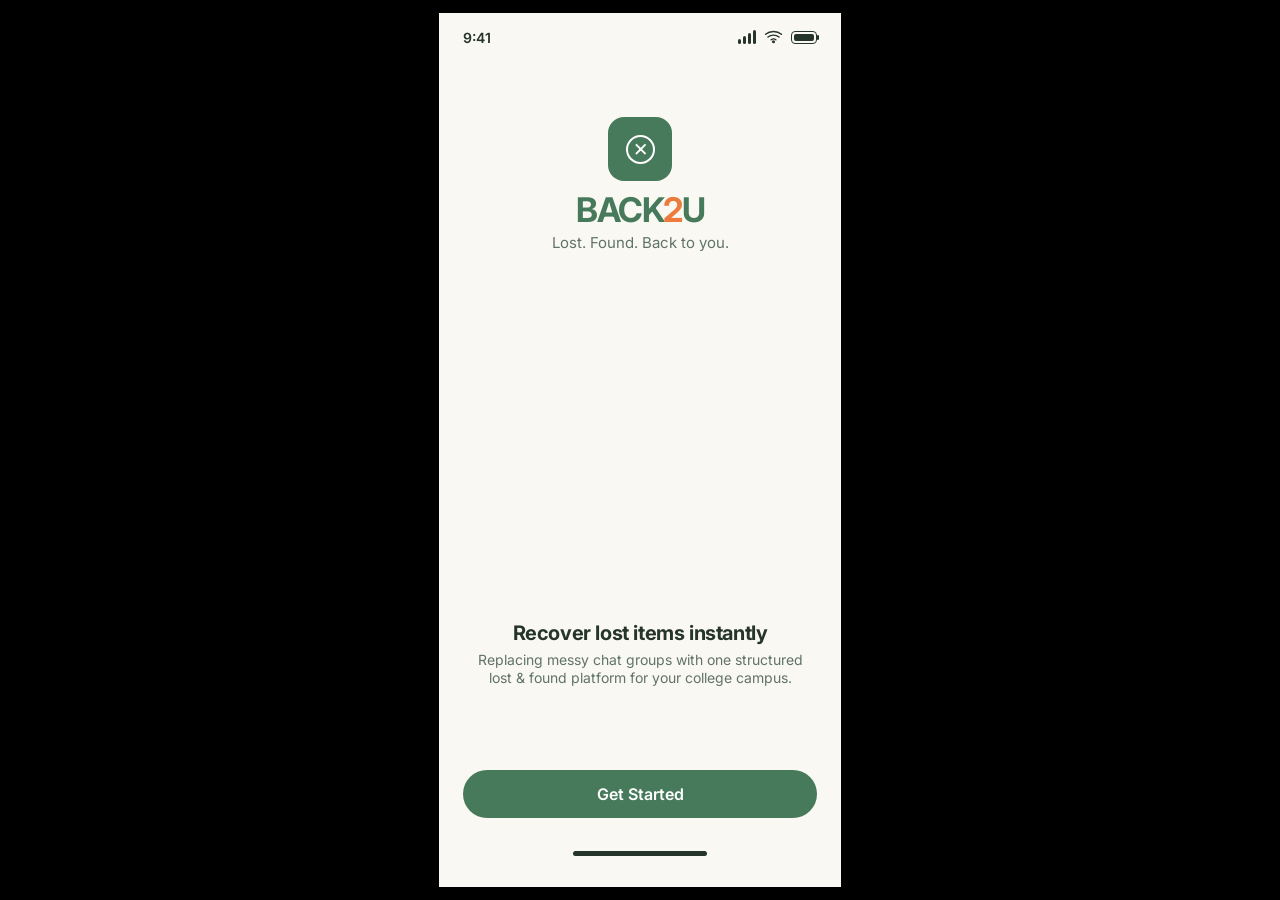
<file: index.html>
<!DOCTYPE html>
<html lang="en">
<head>
    <meta charset="UTF-8">
    <meta name="viewport" content="width=device-width, initial-scale=1.0">
    <title>BACK2U - Splash</title>
    <link rel="stylesheet" href="a.css">
</head>

<body>

<div class="phone splash-screen">

    <!-- Status Bar -->
    <div class="status-bar">
        <span class="time">9:41</span>

        <div class="status-icons">
            <span class="signal">
                <i></i>
                <i></i>
                <i></i>
                <i></i>
            </span>

            <span class="wifi">
                <svg viewBox="0 0 24 18">
                    <path d="M2 5.5C7.5 0.8 16.5 0.8 22 5.5"></path>
                    <path d="M5 9C9 5.8 15 5.8 19 9"></path>
                    <path d="M9 12.5C11 11 13 11 15 12.5"></path>
                    <circle cx="12" cy="15" r="1"></circle>
                </svg>
            </span>

            <span class="battery">
                <span></span>
            </span>
        </div>
    </div>

    <!-- Logo -->
    <div class="splash-logo">
        <div class="logo-icon">
            <span>×</span>
        </div>

        <h1>
            <span>BACK</span><b>2</b><span>U</span>
        </h1>

        <p>Lost. Found. Back to you.</p>
    </div>

    <!-- Main Text -->
    <div class="splash-content">
        <h2>Recover lost items instantly</h2>

        <p>
            Replacing messy chat groups with one structured<br>
            lost &amp; found platform for your college campus.
        </p>
    </div>

    <!-- Button -->
    <a href="2.html"><button class="get-started">Get Started</button></a>

    <!-- Home Indicator -->
    <div class="home-indicator"></div>

</div>

</body>
</html>
</file>
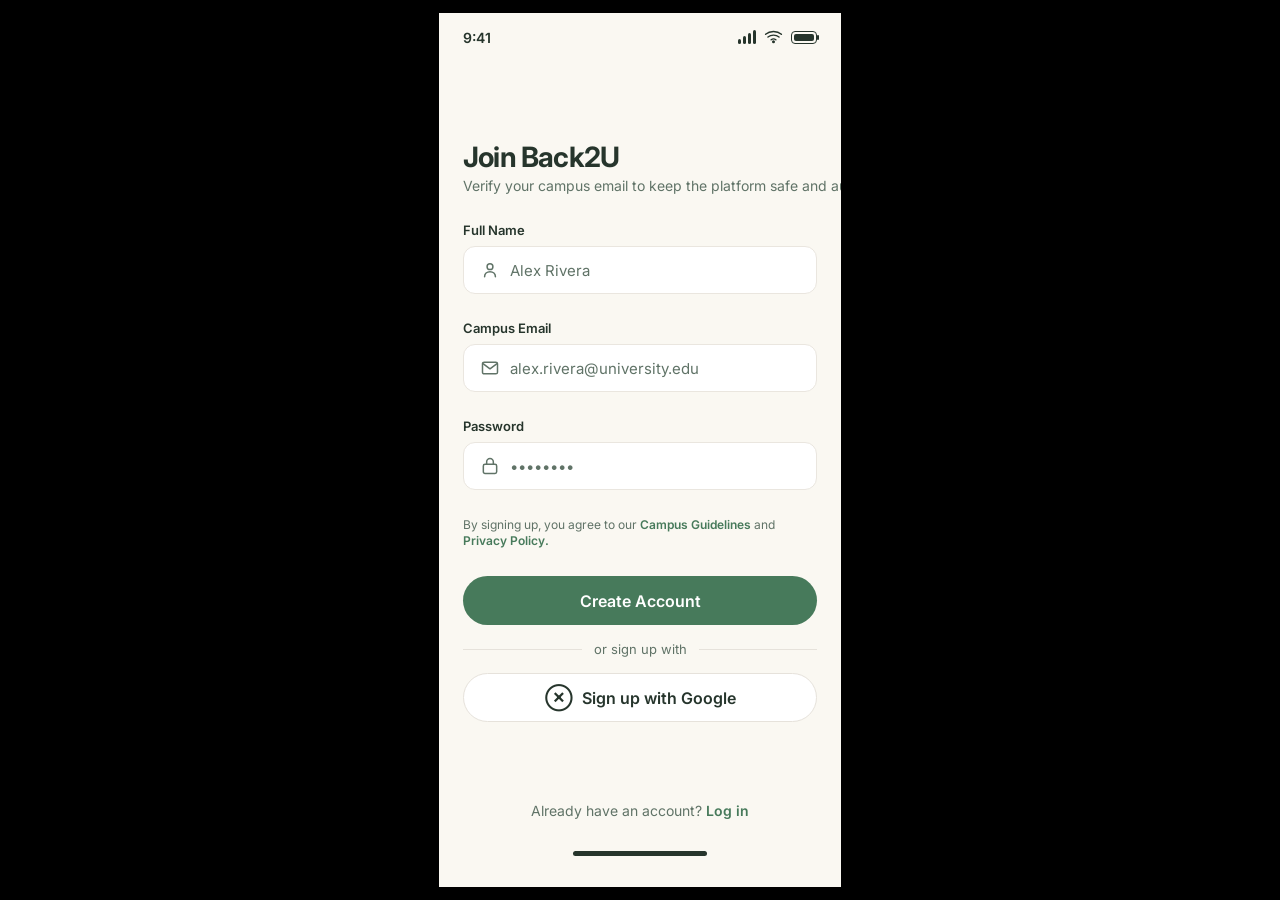
<file: 2.html>
<!DOCTYPE html>
<html lang="en">
<head>
    <meta charset="UTF-8">
    <meta name="viewport" content="width=device-width, initial-scale=1.0">
    <title>BACK2U - Sign Up</title>
    <link rel="stylesheet" href="a.css">
</head>

<body>

<div class="phone signup-screen">

    <!-- Status Bar -->
    <div class="status-bar">
        <span class="time">9:41</span>

        <div class="status-icons">
            <span class="signal">
                <i></i>
                <i></i>
                <i></i>
                <i></i>
            </span>

            <span class="wifi">
                <svg viewBox="0 0 24 18">
                    <path d="M2 5.5C7.5 0.8 16.5 0.8 22 5.5"></path>
                    <path d="M5 9C9 5.8 15 5.8 19 9"></path>
                    <path d="M9 12.5C11 11 13 11 15 12.5"></path>
                    <circle cx="12" cy="15" r="1"></circle>
                </svg>
            </span>

            <span class="battery">
                <span></span>
            </span>
        </div>
    </div>

    <!-- Sign Up Content -->
    <main class="signup-content">

        <h1>Join Back2U</h1>

        <p class="subtitle">
            Verify your campus email to keep the platform safe and authentic.
        </p>

        <!-- Full Name -->
        <label>Full Name</label>

        <div class="input-box">
            <svg viewBox="0 0 24 24">
                <circle cx="12" cy="8" r="3.5"></circle>
                <path d="M5.5 20C5.5 16.4 8.2 14 12 14C15.8 14 18.5 16.4 18.5 20"></path>
            </svg>

            <input type="text" value="Alex Rivera">
        </div>

        <!-- Campus Email -->
        <label>Campus Email</label>

        <div class="input-box">
            <svg viewBox="0 0 24 24">
                <rect x="3" y="5" width="18" height="14" rx="2"></rect>
                <path d="M4 7L12 13L20 7"></path>
            </svg>

            <input type="email" value="alex.rivera@university.edu">
        </div>

        <!-- Password -->
        <label>Password</label>

        <div class="input-box">
            <svg viewBox="0 0 24 24">
                <rect x="4" y="10" width="16" height="11" rx="2"></rect>
                <path d="M8 10V7C8 4.8 9.8 3 12 3C14.2 3 16 4.8 16 7V10"></path>
            </svg>

            <input type="password" value="password">
        </div>

        <!-- Terms -->
        <p class="terms">
            By signing up, you agree to our
            <strong>Campus Guidelines</strong> and
            <strong>Privacy Policy.</strong>
        </p>

        <!-- Create Account -->
        <a href=3.html>
            <button class="create-account">
            Create Account
            </button>
        </a>

        <!-- Divider -->
        <div class="divider">
            <span></span>
            <p>or sign up with</p>
            <span></span>
        </div>

        <!-- Google -->
        <button class="google-button">
            <span class="google-icon">⊗</span>
            Sign up with Google
        </button>

        <!-- Login -->
        <p class="login-text">
            Already have an account?
            <strong>Log in</strong>
        </p>

    </main>

    <!-- Home Indicator -->
    <div class="home-indicator"></div>

</div>

</body>
</html>
</file>
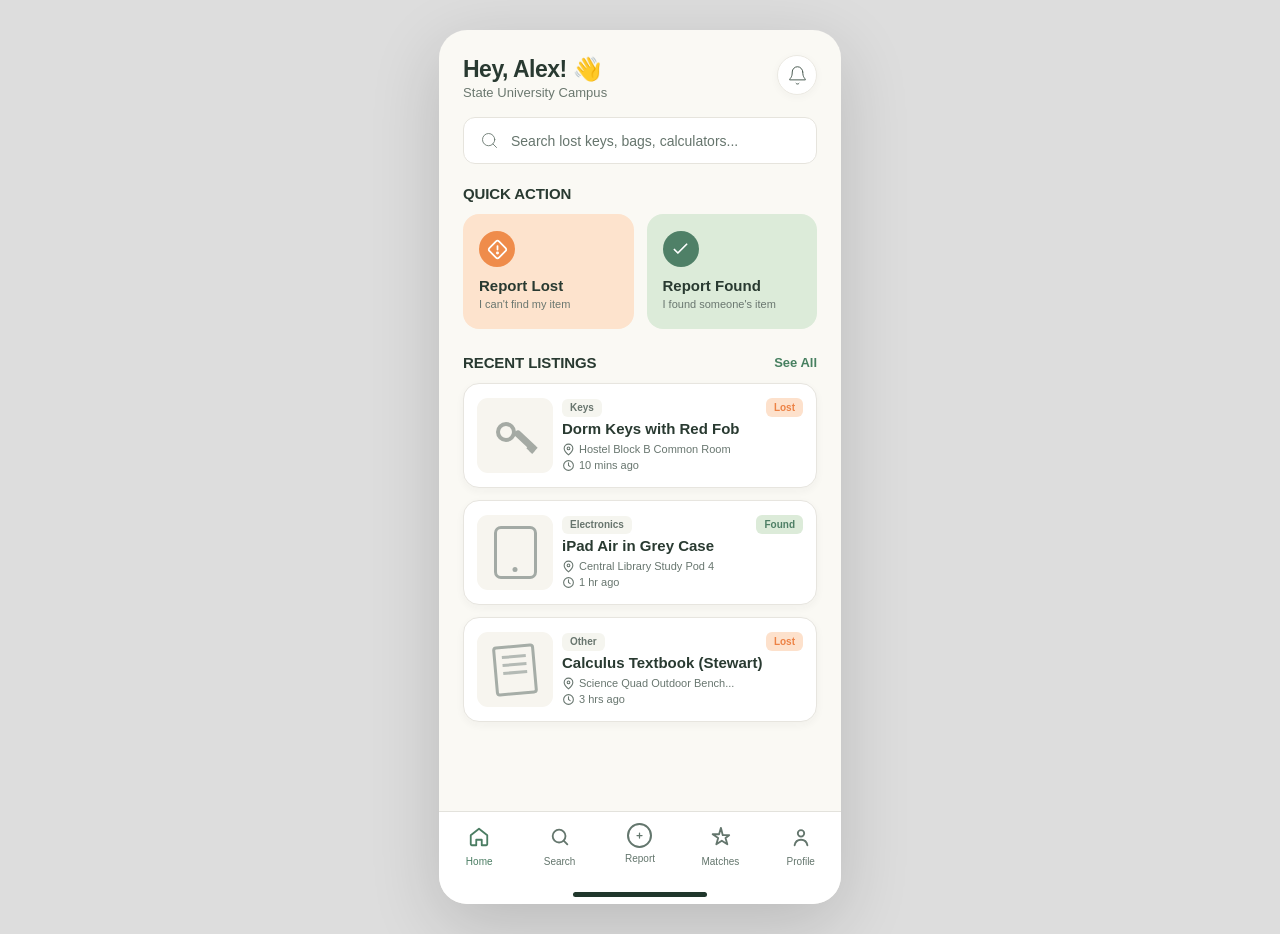
<file: 3.html>
<!DOCTYPE html>
<html lang="en">
<head>
  <meta charset="UTF-8" />
  <meta name="viewport" content="width=device-width, initial-scale=1.0" />
  <title>Campus Lost & Found</title>

  <style>
    * {
      box-sizing: border-box;
      margin: 0;
      padding: 0;
    }

    :root {
      --bg: #faf9f4;
      --white: #ffffff;
      --text: #293a31;
      --muted: #68766e;
      --border: #e7e5de;

      --green: #4f8067;
      --green-dark: #315d48;
      --green-light: #dcebd9;

      --orange: #ef8c4b;
      --orange-light: #fde3cd;

      --nav-border: #e3e2dc;
    }

    body {
      font-family:
        -apple-system,
        BlinkMacSystemFont,
        "Segoe UI",
        Roboto,
        Helvetica,
        Arial,
        sans-serif;

      background: #ddd;
      color: var(--text);
      min-height: 100vh;
    }

    /* Phone frame */
    .app {
      width: 100%;
      max-width: 402px;
      min-height: 100vh;
      margin: 0 auto;
      background: var(--bg);
      position: relative;
      overflow: hidden;
      padding-bottom: 88px;
    }

    /* ---------------- HEADER ---------------- */

    .header {
      padding: 25px 24px 0;
    }

    .header-top {
      display: flex;
      align-items: flex-start;
      justify-content: space-between;
    }

    .greeting h1 {
      font-size: 23px;
      line-height: 28px;
      font-weight: 700;
      letter-spacing: -0.5px;
      color: #293a31;
    }

    .greeting p {
      margin-top: 2px;
      font-size: 13px;
      color: #6b786f;
      letter-spacing: 0.05px;
    }

    .notification {
      width: 40px;
      height: 40px;
      border-radius: 50%;
      background: #fff;
      border: 1px solid #ebe9e2;
      box-shadow: 0 2px 8px rgba(47, 59, 52, 0.04);

      display: flex;
      align-items: center;
      justify-content: center;

      color: #33463c;
    }

    .notification svg {
      width: 21px;
      height: 21px;
    }

    /* ---------------- SEARCH ---------------- */

    .search {
      height: 47px;
      margin-top: 17px;

      border: 1px solid #e6e4dd;
      border-radius: 12px;
      background: #fff;

      display: flex;
      align-items: center;
      padding: 0 15px;

      color: #67766e;
    }

    .search svg {
      width: 21px;
      height: 21px;
      margin-right: 11px;
      flex-shrink: 0;
    }

    .search span {
      font-size: 14px;
      color: #66756d;
    }

    /* ---------------- QUICK ACTION ---------------- */

    .section {
      padding: 0 24px;
    }

    .quick-section {
      margin-top: 21px;
    }

    .section-title {
      font-size: 15px;
      font-weight: 750;
      color: #293a31;
      margin-bottom: 12px;
      letter-spacing: -0.1px;
    }

    .quick-actions {
      display: grid;
      grid-template-columns: 1fr 1fr;
      gap: 13px;
    }

    .action-card {
      height: 115px;
      border-radius: 16px;
      padding: 17px 16px;

      display: flex;
      flex-direction: column;
      justify-content: space-between;
    }

    .action-card.lost {
      background: var(--orange-light);
    }

    .action-card.found {
      background: var(--green-light);
    }

    .action-icon {
      width: 36px;
      height: 36px;
      border-radius: 50%;

      display: flex;
      align-items: center;
      justify-content: center;

      color: white;
    }

    .lost .action-icon {
      background: var(--orange);
    }

    .found .action-icon {
      background: var(--green);
    }

    .action-icon svg {
      width: 21px;
      height: 21px;
      stroke-width: 2;
    }

    .action-text {
      margin-top: 3px;
    }

    .action-title {
      font-size: 15px;
      font-weight: 750;
      color: #293a31;
      line-height: 18px;
    }

    .action-subtitle {
      margin-top: 2px;
      font-size: 11px;
      line-height: 15px;
      color: #69766f;
    }

    /* ---------------- RECENT LISTINGS ---------------- */

    .recent-section {
      margin-top: 25px;
    }

    .recent-header {
      display: flex;
      align-items: center;
      justify-content: space-between;
      margin-bottom: 12px;
    }

    .recent-header .section-title {
      margin-bottom: 0;
    }

    .see-all {
      font-size: 13px;
      color: #478060;
      font-weight: 600;
      text-decoration: none;
    }

    .listing {
      min-height: 103px;
      background: #fff;
      border: 1px solid #e7e5df;
      border-radius: 16px;

      margin-bottom: 12px;
      padding: 14px 13px;

      display: grid;
      grid-template-columns: 76px 1fr;
      gap: 9px;

      box-shadow: 0 3px 9px rgba(45, 56, 49, 0.045);
    }

    .listing-thumb {
      width: 76px;
      height: 75px;
      border-radius: 11px;
      background: #f7f5ef;

      display: flex;
      align-items: center;
      justify-content: center;

      color: #7b877f;
    }

    /* Subtle item illustrations */
    .key-illustration {
      position: relative;
      width: 42px;
      height: 42px;
    }

    .key-ring {
      position: absolute;
      width: 20px;
      height: 20px;
      border: 4px solid #a5aaa4;
      border-radius: 50%;
      left: 2px;
      top: 7px;
    }

    .key-body {
      position: absolute;
      width: 26px;
      height: 7px;
      background: #a5aaa4;
      border-radius: 4px;
      transform: rotate(43deg);
      left: 18px;
      top: 22px;
    }

    .key-tip {
      position: absolute;
      width: 8px;
      height: 8px;
      border-right: 4px solid #a5aaa4;
      border-bottom: 4px solid #a5aaa4;
      transform: rotate(43deg);
      right: 0;
      bottom: 5px;
    }

    .tablet-illustration {
      width: 43px;
      height: 53px;
      border: 3px solid #a3aaa5;
      border-radius: 7px;
      position: relative;
    }

    .tablet-illustration::after {
      content: "";
      position: absolute;
      width: 5px;
      height: 5px;
      border-radius: 50%;
      background: #a3aaa5;
      bottom: 4px;
      left: 50%;
      transform: translateX(-50%);
    }

    .book-illustration {
      width: 42px;
      height: 50px;
      border: 3px solid #a6ada7;
      border-radius: 4px;
      position: relative;
      transform: rotate(-5deg);
    }

    .book-illustration::before {
      content: "";
      position: absolute;
      left: 6px;
      top: 7px;
      width: 24px;
      height: 3px;
      background: #b4bab5;
      box-shadow:
        0 8px 0 #b4bab5,
        0 16px 0 #b4bab5;
    }

    .listing-info {
      min-width: 0;
    }

    .listing-top {
      display: flex;
      align-items: center;
      justify-content: space-between;
      gap: 7px;
    }

    .category {
      display: inline-flex;
      align-items: center;
      min-height: 18px;

      padding: 2px 8px;
      border-radius: 6px;

      background: #f5f5ef;
      color: #68756e;

      font-size: 10px;
      font-weight: 600;
    }

    .status {
      font-size: 10px;
      font-weight: 700;
      padding: 3px 8px;
      border-radius: 6px;
      line-height: 13px;
    }

    .status.lost {
      background: #fde1cc;
      color: #ed8245;
    }

    .status.found {
      background: #dcebd9;
      color: #4e7f65;
    }

    .listing-title {
      margin-top: 3px;
      font-size: 15px;
      line-height: 18px;
      font-weight: 750;
      color: #293a31;
      white-space: nowrap;
      overflow: hidden;
      text-overflow: ellipsis;
    }

    .metadata {
      display: flex;
      align-items: center;
      gap: 4px;
      color: #68766f;
      font-size: 11px;
      line-height: 16px;

      white-space: nowrap;
      overflow: hidden;
      text-overflow: ellipsis;
    }

    .metadata.location {
      margin-top: 3px;
    }

    .metadata.time {
      margin-top: 0;
    }

    .metadata svg {
      width: 13px;
      height: 13px;
      flex-shrink: 0;
      stroke-width: 2;
    }

    /* ---------------- BOTTOM NAV ---------------- */

    .bottom-nav {
      position: absolute;
      left: 0;
      right: 0;
      bottom: 0;

      height: 93px;

      background: rgba(255, 255, 255, 0.98);
      border-top: 1px solid var(--nav-border);

      display: flex;
      align-items: flex-start;
      justify-content: space-around;

      padding-top: 11px;
    }

    .nav-item {
      width: 20%;
      display: flex;
      flex-direction: column;
      align-items: center;
      gap: 4px;

      color: #64766d;
      text-decoration: none;
    }

    .nav-icon {
      height: 28px;
      display: flex;
      align-items: center;
      justify-content: center;
    }

    .nav-icon svg {
      width: 22px;
      height: 22px;
      stroke-width: 2;
    }

    .nav-label {
      font-size: 10px;
      line-height: 13px;
      font-weight: 500;
    }

    .nav-item.active {
      color: #4b7d63;
    }

    /* Center report icon */
    .nav-report .nav-icon {
      width: 25px;
      height: 25px;
      border: 2px solid #63766d;
      border-radius: 50%;
    }

    .nav-report .nav-icon svg {
      width: 15px;
      height: 15px;
    }

    /* ---------------- HOME INDICATOR ---------------- */

    .home-indicator {
      position: absolute;
      z-index: 10;

      bottom: 7px;
      left: 50%;
      transform: translateX(-50%);

      width: 134px;
      height: 5px;
      border-radius: 5px;

      background: #20372c;
    }

    /* ---------------- RESPONSIVE ---------------- */

    @media (min-width: 600px) {
      body {
        padding: 30px 0;
      }

      .app {
        min-height: 874px;
        height: 874px;
        border-radius: 28px;
        box-shadow: 0 20px 70px rgba(0, 0, 0, 0.16);
      }
    }
  </style>
</head>

<body>

  <main class="app">

    <!-- HEADER -->
    <header class="header">

      <div class="header-top">

        <div class="greeting">
          <h1>Hey, Alex! 👋</h1>
          <p>State University Campus</p>
        </div>

        <button class="notification" aria-label="Notifications">
          <svg
            viewBox="0 0 24 24"
            fill="none"
            stroke="currentColor"
            stroke-linecap="round"
            stroke-linejoin="round"
          >
            <path d="M18 8a6 6 0 0 0-12 0c0 7-3 7-3 9h18c0-2-3-2-3-9"/>
            <path d="M13.7 21a2 2 0 0 1-3.4 0"/>
          </svg>
        </button>

      </div>

      <!-- SEARCH -->
      <div class="search">

        <svg
          viewBox="0 0 24 24"
          fill="none"
          stroke="currentColor"
          stroke-linecap="round"
          stroke-linejoin="round"
        >
          <circle cx="11" cy="11" r="7"></circle>
          <path d="m20 20-4-4"></path>
        </svg>

        <span>Search lost keys, bags, calculators...</span>

      </div>

    </header>


    <!-- QUICK ACTION -->
    <section class="section quick-section">

      <h2 class="section-title">QUICK ACTION</h2>

      <div class="quick-actions">

        <!-- LOST -->
        <div class="action-card lost">

          <div class="action-icon">
            <svg
              viewBox="0 0 24 24"
              fill="none"
              stroke="currentColor"
              stroke-linecap="round"
              stroke-linejoin="round"
            >
              <path d="M10.3 2.7 2.7 10.3a2.4 2.4 0 0 0 0 3.4l7.6 7.6a2.4 2.4 0 0 0 3.4 0l7.6-7.6a2.4 2.4 0 0 0 0-3.4l-7.6-7.6a2.4 2.4 0 0 0-3.4 0Z"/>
              <path d="M12 8v4"/>
              <circle cx="12" cy="16" r=".7" fill="currentColor"/>
            </svg>
          </div>

          <div class="action-text">
            <div class="action-title">Report Lost</div>
            <div class="action-subtitle">I can't find my item</div>
          </div>

        </div>


        <!-- FOUND -->
        <div class="action-card found">

          <div class="action-icon">
            <svg
              viewBox="0 0 24 24"
              fill="none"
              stroke="currentColor"
              stroke-linecap="round"
              stroke-linejoin="round"
            >
              <path d="m5 12 4 4L19 6"/>
            </svg>
          </div>

          <div class="action-text">
            <div class="action-title">Report Found</div>
            <div class="action-subtitle">I found someone's item</div>
          </div>

        </div>

      </div>

    </section>


    <!-- RECENT LISTINGS -->
    <section class="section recent-section">

      <div class="recent-header">
        <h2 class="section-title">RECENT LISTINGS</h2>
        <a href="#" class="see-all">See All</a>
      </div>


      <!-- LISTING 1 -->
      <article class="listing">

        <div class="listing-thumb">
          <div class="key-illustration">
            <div class="key-ring"></div>
            <div class="key-body"></div>
            <div class="key-tip"></div>
          </div>
        </div>

        <div class="listing-info">

          <div class="listing-top">
            <span class="category">Keys</span>
            <span class="status lost">Lost</span>
          </div>

          <div class="listing-title">
            Dorm Keys with Red Fob
          </div>

          <div class="metadata location">
            <svg
              viewBox="0 0 24 24"
              fill="none"
              stroke="currentColor"
              stroke-linecap="round"
              stroke-linejoin="round"
            >
              <path d="M20 10c0 5-8 12-8 12S4 15 4 10a8 8 0 1 1 16 0Z"/>
              <circle cx="12" cy="10" r="2.5"/>
            </svg>
            <span>Hostel Block B Common Room</span>
          </div>

          <div class="metadata time">
            <svg
              viewBox="0 0 24 24"
              fill="none"
              stroke="currentColor"
              stroke-linecap="round"
            >
              <circle cx="12" cy="12" r="9"/>
              <path d="M12 7v5l3 2"/>
            </svg>
            <span>10 mins ago</span>
          </div>

        </div>

      </article>


      <!-- LISTING 2 -->
      <article class="listing">

        <div class="listing-thumb">
          <div class="tablet-illustration"></div>
        </div>

        <div class="listing-info">

          <div class="listing-top">
            <span class="category">Electronics</span>
            <span class="status found">Found</span>
          </div>

          <div class="listing-title">
            iPad Air in Grey Case
          </div>

          <div class="metadata location">
            <svg
              viewBox="0 0 24 24"
              fill="none"
              stroke="currentColor"
              stroke-linecap="round"
              stroke-linejoin="round"
            >
              <path d="M20 10c0 5-8 12-8 12S4 15 4 10a8 8 0 1 1 16 0Z"/>
              <circle cx="12" cy="10" r="2.5"/>
            </svg>
            <span>Central Library Study Pod 4</span>
          </div>

          <div class="metadata time">
            <svg
              viewBox="0 0 24 24"
              fill="none"
              stroke="currentColor"
              stroke-linecap="round"
            >
              <circle cx="12" cy="12" r="9"/>
              <path d="M12 7v5l3 2"/>
            </svg>
            <span>1 hr ago</span>
          </div>

        </div>

      </article>


      <!-- LISTING 3 -->
      <article class="listing">

        <div class="listing-thumb">
          <div class="book-illustration"></div>
        </div>

        <div class="listing-info">

          <div class="listing-top">
            <span class="category">Other</span>
            <span class="status lost">Lost</span>
          </div>

          <div class="listing-title">
            Calculus Textbook (Stewart)
          </div>

          <div class="metadata location">
            <svg
              viewBox="0 0 24 24"
              fill="none"
              stroke="currentColor"
              stroke-linecap="round"
              stroke-linejoin="round"
            >
              <path d="M20 10c0 5-8 12-8 12S4 15 4 10a8 8 0 1 1 16 0Z"/>
              <circle cx="12" cy="10" r="2.5"/>
            </svg>
            <span>Science Quad Outdoor Bench...</span>
          </div>

          <div class="metadata time">
            <svg
              viewBox="0 0 24 24"
              fill="none"
              stroke="currentColor"
              stroke-linecap="round"
            >
              <circle cx="12" cy="12" r="9"/>
              <path d="M12 7v5l3 2"/>
            </svg>
            <span>3 hrs ago</span>
          </div>

        </div>

      </article>

    </section>


    <!-- BOTTOM NAV -->
    <nav class="bottom-nav">

      <a href="#" class="nav-item active">

        <div class="nav-icon">
          <svg
            viewBox="0 0 24 24"
            fill="none"
            stroke="currentColor"
            stroke-linecap="round"
            stroke-linejoin="round"
          >
            <path d="m3 10 9-7 9 7v10a1 1 0 0 1-1 1h-5v-6H9v6H4a1 1 0 0 1-1-1V10Z"/>
          </svg>
        </div>

        <span class="nav-label">Home</span>

      </a>


      <a href="#" class="nav-item">

        <div class="nav-icon">
          <svg
            viewBox="0 0 24 24"
            fill="none"
            stroke="currentColor"
            stroke-linecap="round"
            stroke-linejoin="round"
          >
            <circle cx="11" cy="11" r="7"/>
            <path d="m20 20-4-4"/>
          </svg>
        </div>

        <span class="nav-label">Search</span>

      </a>


      <a href="#" class="nav-item nav-report">

        <div class="nav-icon">
          <svg
            viewBox="0 0 24 24"
            fill="none"
            stroke="currentColor"
            stroke-linecap="round"
          >
            <path d="M12 8v8"/>
            <path d="M8 12h8"/>
          </svg>
        </div>

        <span class="nav-label">Report</span>

      </a>


      <a href="#" class="nav-item">

        <div class="nav-icon">
          <svg
            viewBox="0 0 24 24"
            fill="none"
            stroke="currentColor"
            stroke-linecap="round"
            stroke-linejoin="round"
          >
            <path d="m13 2-2 7H4l6 4-2 7 6-4 6 4-2-7 4-3h-7l-2-8Z"/>
          </svg>
        </div>

        <span class="nav-label">Matches</span>

      </a>


      <a href="#" class="nav-item">

        <div class="nav-icon">
          <svg
            viewBox="0 0 24 24"
            fill="none"
            stroke="currentColor"
            stroke-linecap="round"
            stroke-linejoin="round"
          >
            <circle cx="12" cy="8" r="3.5"/>
            <path d="M5 21c.8-4 3.2-6 7-6s6.2 2 7 6"/>
          </svg>
        </div>

        <span class="nav-label">Profile</span>

      </a>

    </nav>


    <!-- iOS HOME INDICATOR -->
    <div class="home-indicator"></div>

  </main>

</body>
</html>
</file>
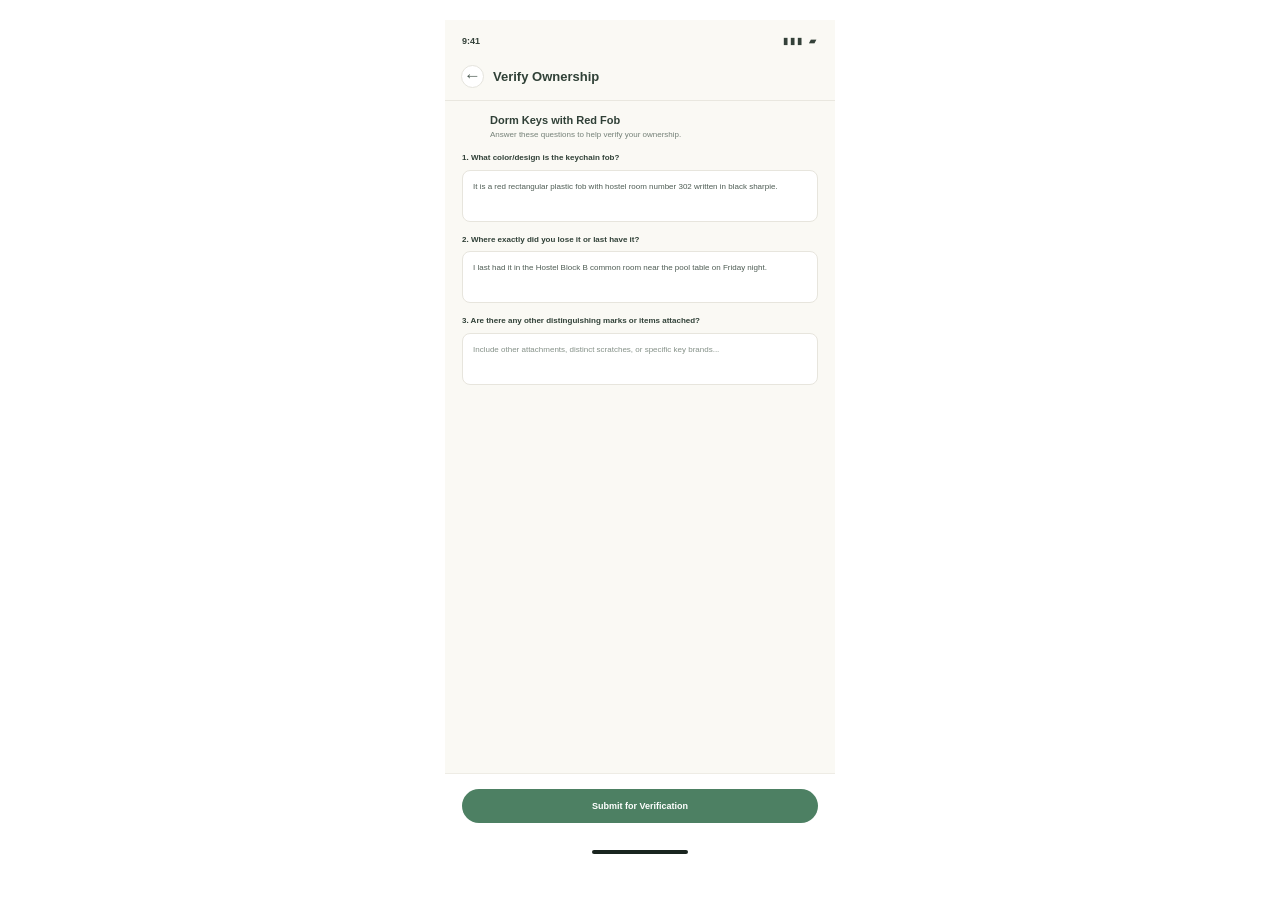
<file: page-10.html>
<!DOCTYPE html>
<html lang="en">
<head>
    <meta charset="UTF-8">
    <meta name="viewport" content="width=device-width, initial-scale=1.0">
    <title>Verify Ownership</title>

    <style>
        * {
            box-sizing: border-box;
            margin: 0;
            padding: 0;
        }

        body {
            font-family: Arial, Helvetica, sans-serif;
            background: #ffffff;
            color: #26372e;
        }

        .phone {
            width: 390px;
            height: 844px;
            margin: 20px auto;
            background: #faf9f4;
            position: relative;
            overflow: hidden;
        }

        /* STATUS BAR */

        .status-bar {
            height: 32px;
            padding: 10px 17px 0;

            display: flex;
            justify-content: space-between;
            align-items: center;

            font-size: 9px;
            font-weight: 600;

            color: #344139;
        }

        .status-icons {
            font-size: 9px;
            letter-spacing: 2px;
        }

        /* HEADER */

        .header {
            height: 49px;

            display: flex;
            align-items: center;

            padding: 0 16px;

            border-bottom: 1px solid #e9e7df;
        }

        .back-button {
            width: 23px;
            height: 23px;

            border-radius: 50%;
            border: 1px solid #e5e4dd;

            background: #ffffff;

            color: #4c5b52;

            display: flex;
            justify-content: center;
            align-items: center;

            font-size: 17px;

            margin-right: 9px;
        }

        .header h1 {
            font-size: 13px;
            color: #304137;
        }

        /* CONTENT */

        .content {
            padding: 13px 17px;
        }

        .item-title {
            text-align: left;
            padding-left: 28px;
            margin-bottom: 12px;
        }

        .item-title h2 {
            font-size: 11px;
            color: #304037;
            margin-bottom: 4px;
        }

        .item-title p {
            width: 220px;

            font-size: 8px;
            line-height: 1.35;

            color: #758178;
        }

        /* QUESTION */

        .question {
            margin-bottom: 13px;
        }

        .question label {
            display: block;

            font-size: 8px;
            font-weight: 700;
            line-height: 1.35;

            color: #304037;

            margin-bottom: 6px;
        }

        .answer {
            width: 100%;
            min-height: 52px;

            background: #ffffff;

            border: 1px solid #e7e5dd;
            border-radius: 8px;

            padding: 10px;

            font-size: 8px;
            line-height: 1.4;

            color: #4e5c54;
        }

        .placeholder {
            color: #859188;
        }

        /* SUBMIT AREA */

        .submit-area {
            position: absolute;

            bottom: 0;
            left: 0;

            width: 100%;
            height: 91px;

            background: #ffffff;

            border-top: 1px solid #eeece5;

            padding: 15px 17px;
        }

        .submit-button {
            width: 100%;
            height: 34px;

            border: none;
            border-radius: 18px;

            background: #4d8063;
            color: #ffffff;

            font-size: 9px;
            font-weight: 600;

            cursor: pointer;
        }

        /* HOME INDICATOR */

        .home-indicator {
            position: absolute;

            bottom: 10px;
            left: 50%;

            transform: translateX(-50%);

            width: 96px;
            height: 4px;

            background: #19251f;

            border-radius: 5px;
        }
    </style>
</head>

<body>

<div class="phone">

    <!-- STATUS BAR -->

    <div class="status-bar">

        <span>9:41</span>

        <span class="status-icons">
            ▮▮▮  ▰
        </span>

    </div>


    <!-- HEADER -->

    <header class="header">

        <button class="back-button">
            ←
        </button>

        <h1>
            Verify Ownership
        </h1>

    </header>


    <!-- MAIN CONTENT -->

    <main class="content">


        <!-- ITEM INFORMATION -->

        <section class="item-title">

            <h2>
                Dorm Keys with Red Fob
            </h2>

            <p>
                Answer these questions to help verify your
                ownership.
            </p>

        </section>


        <!-- QUESTION 1 -->

        <section class="question">

            <label>
                1. What color/design is the keychain fob?
            </label>

            <div class="answer">
                It is a red rectangular plastic fob with hostel
                room number 302 written in black sharpie.
            </div>

        </section>


        <!-- QUESTION 2 -->

        <section class="question">

            <label>
                2. Where exactly did you lose it or last have it?
            </label>

            <div class="answer">
                I last had it in the Hostel Block B common room
                near the pool table on Friday night.
            </div>

        </section>


        <!-- QUESTION 3 -->

        <section class="question">

            <label>
                3. Are there any other distinguishing marks or
                items attached?
            </label>

            <div class="answer placeholder">
                Include other attachments, distinct scratches,
                or specific key brands...
            </div>

        </section>


    </main>


    <!-- SUBMIT -->

    <div class="submit-area">

        <button class="submit-button">
            Submit for Verification
        </button>

    </div>


    <!-- HOME INDICATOR -->

    <div class="home-indicator"></div>

</div>

</body>
</html>
</file>
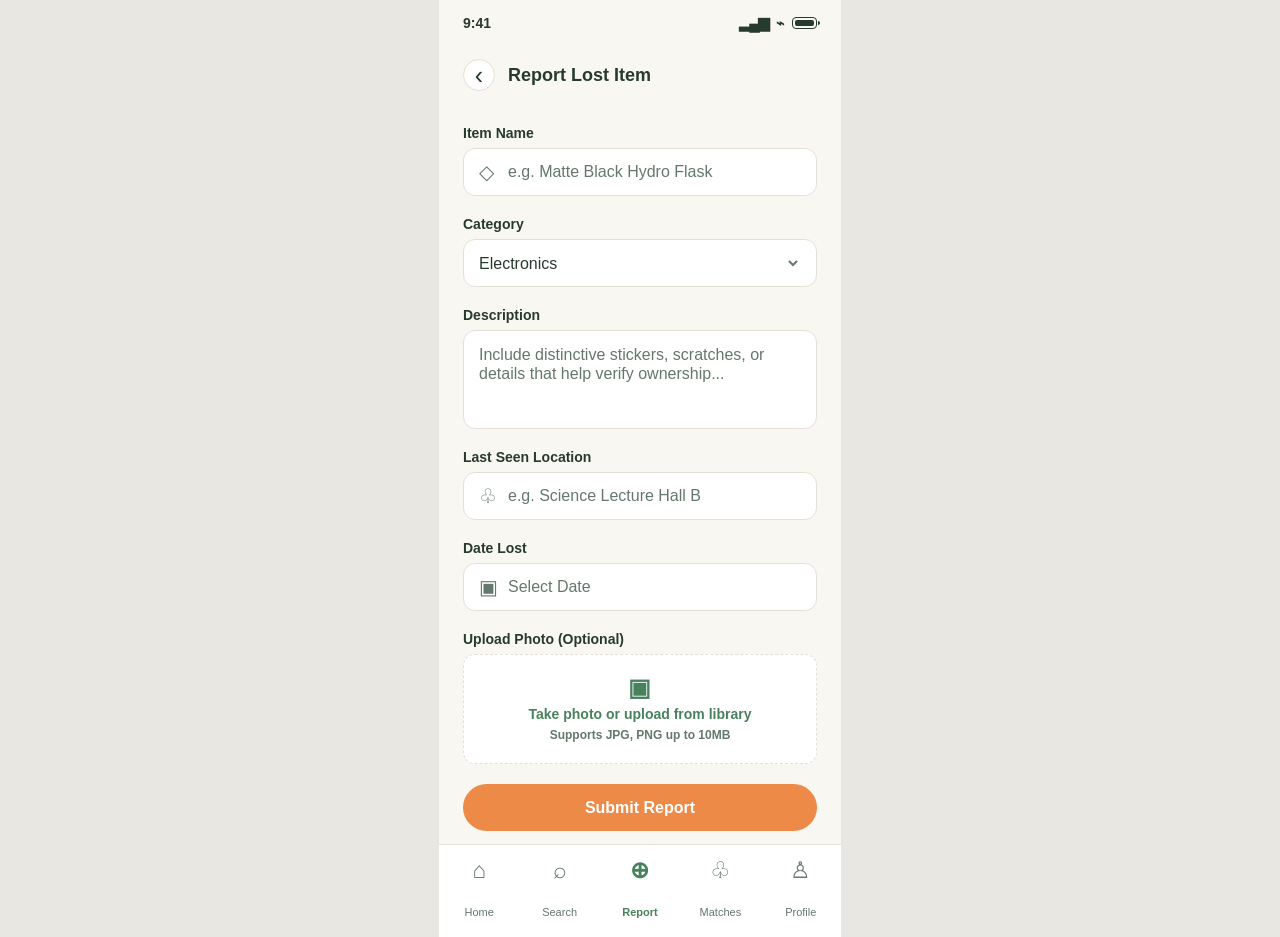
<file: page-4.html>
<!DOCTYPE html>
<html lang="en">
<head>
  <meta charset="UTF-8" />
  <meta name="viewport" content="width=device-width, initial-scale=1.0" />
  <title>Report Lost Item</title>
  <style>
    :root {
      --page: #f9f7f2;
      --surface: #ffffff;
      --ink: #273a30;
      --muted: #64786c;
      --border: #e5e0d7;
      --green: #48825d;
      --orange: #ee8a47;
    }

    * { box-sizing: border-box; }

    body {
      margin: 0;
      min-height: 100vh;
      background: #e9e7e1;
      color: var(--ink);
      font-family: Arial, Helvetica, sans-serif;
    }

    .phone {
      position: relative;
      max-width: 402px;
      min-height: 100vh;
      margin: auto;
      padding: 14px 24px 106px;
      background: var(--page);
    }

    .status-bar {
      display: flex;
      align-items: center;
      justify-content: space-between;
      font-size: 14px;
      font-weight: 700;
    }

    .status-icons { display: flex; gap: 8px; align-items: center; }

    .signal { letter-spacing: -2px; font-size: 15px; }

    .battery {
      width: 25px;
      height: 12px;
      border: 1.5px solid var(--ink);
      border-radius: 4px;
      position: relative;
    }

    .battery::before {
      content: "";
      position: absolute;
      inset: 2px;
      border-radius: 2px;
      background: var(--ink);
    }

    .battery::after {
      content: "";
      position: absolute;
      right: -4px;
      top: 3px;
      width: 2px;
      height: 4px;
      border-radius: 0 2px 2px 0;
      background: var(--ink);
    }

    .page-header {
      display: flex;
      align-items: center;
      gap: 13px;
      margin: 27px 0 34px;
    }

    .back-button {
      display: grid;
      width: 32px;
      height: 32px;
      place-items: center;
      border: 1px solid var(--border);
      border-radius: 50%;
      background: var(--surface);
      color: var(--ink);
      font-size: 25px;
      line-height: 1;
      cursor: pointer;
    }

    h1 { margin: 0; font-size: 18px; font-weight: 700; }

    form { display: grid; gap: 20px; }

    .field { display: grid; gap: 7px; }

    label { font-size: 14px; font-weight: 600; }

    input, select, textarea {
      width: 100%;
      border: 1px solid var(--border);
      border-radius: 12px;
      outline: none;
      background: var(--surface);
      color: var(--ink);
      font: inherit;
      font-size: 16px;
    }

    input, select { height: 48px; padding: 0 15px; }

    textarea {
      height: 99px;
      padding: 14px 15px;
      resize: none;
      line-height: 19px;
    }

    input::placeholder, textarea::placeholder { color: var(--muted); opacity: 1; }

    .input-with-icon { position: relative; }

    .input-with-icon input { padding-left: 44px; }

    .input-icon {
      position: absolute;
      top: 50%;
      left: 16px;
      transform: translateY(-50%);
      color: var(--muted);
      font-size: 20px;
      pointer-events: none;
    }

    select {
      appearance: none;
      background: var(--surface) url("data:image/svg+xml,%3Csvg xmlns='http://www.w3.org/2000/svg' width='16' height='16' fill='none' stroke='%2364786c' stroke-width='2'%3E%3Cpath d='m4 6 4 4 4-4'/%3E%3C/svg%3E") no-repeat right 15px center;
    }

    .upload-box {
      display: grid;
      min-height: 110px;
      place-content: center;
      justify-items: center;
      gap: 6px;
      border: 1px dashed var(--border);
      border-radius: 12px;
      background: var(--surface);
      color: var(--green);
      text-align: center;
      cursor: pointer;
    }

    .upload-icon { font-size: 24px; line-height: 1; }
    .upload-box strong { font-size: 14px; }
    .upload-box small { color: var(--muted); font-size: 12px; }
    #photo { display: none; }

    .submit-button {
      height: 47px;
      margin-top: 0;
      border: 0;
      border-radius: 24px;
      background: var(--orange);
      color: white;
      font-size: 16px;
      font-weight: 700;
      cursor: pointer;
    }

    .bottom-nav {
      position: absolute;
      right: 0;
      bottom: 0;
      left: 0;
      display: flex;
      height: 93px;
      justify-content: space-around;
      padding-top: 13px;
      border-top: 1px solid var(--border);
      background: var(--surface);
    }

    .nav-item {
      display: grid;
      justify-items: center;
      gap: 4px;
      min-width: 48px;
      color: var(--muted);
      font-size: 11px;
      text-decoration: none;
    }

    .nav-icon { font-size: 23px; line-height: 24px; }
    .nav-item.active { color: var(--green); font-weight: 700; }
  </style>
</head>
<body>
  <main class="phone">
    <div class="status-bar">
      <span>9:41</span>
      <div class="status-icons"><span class="signal">▂▄▆</span><span>⌁</span><span class="battery"></span></div>
    </div>

    <header class="page-header">
      <button class="back-button" type="button" aria-label="Go back">‹</button>
      <h1>Report Lost Item</h1>
    </header>

    <form>
      <div class="field">
        <label for="item-name">Item Name</label>
        <div class="input-with-icon">
          <span class="input-icon">◇</span>
          <input id="item-name" type="text" placeholder="e.g. Matte Black Hydro Flask" />
        </div>
      </div>

      <div class="field">
        <label for="category">Category</label>
        <select id="category"><option>Electronics</option><option>Clothing</option><option>Accessories</option><option>Other</option></select>
      </div>

      <div class="field">
        <label for="description">Description</label>
        <textarea id="description" placeholder="Include distinctive stickers, scratches, or details that help verify ownership..."></textarea>
      </div>

      <div class="field">
        <label for="location">Last Seen Location</label>
        <div class="input-with-icon">
          <span class="input-icon">♧</span>
          <input id="location" type="text" placeholder="e.g. Science Lecture Hall B" />
        </div>
      </div>

      <div class="field">
        <label for="date-lost">Date Lost</label>
        <div class="input-with-icon">
          <span class="input-icon">▣</span>
          <input id="date-lost" type="text" placeholder="Select Date" onfocus="this.type='date'" onblur="if(!this.value)this.type='text'" />
        </div>
      </div>

      <div class="field">
        <label for="photo">Upload Photo (Optional)</label>
        <label class="upload-box" for="photo">
          <span class="upload-icon">▣</span>
          <strong>Take photo or upload from library</strong>
          <small>Supports JPG, PNG up to 10MB</small>
        </label>
        <input id="photo" type="file" accept="image/png, image/jpeg" />
      </div>

      <button class="submit-button" type="submit">Submit Report</button>
    </form>

    <nav class="bottom-nav" aria-label="Main navigation">
      <a class="nav-item" href="#"><span class="nav-icon">⌂</span><span>Home</span></a>
      <a class="nav-item" href="#"><span class="nav-icon">⌕</span><span>Search</span></a>
      <a class="nav-item active" href="#"><span class="nav-icon">⊕</span><span>Report</span></a>
      <a class="nav-item" href="#"><span class="nav-icon">♧</span><span>Matches</span></a>
      <a class="nav-item" href="#"><span class="nav-icon">♙</span><span>Profile</span></a>
    </nav>
  </main>
</body>
</html>
</file>
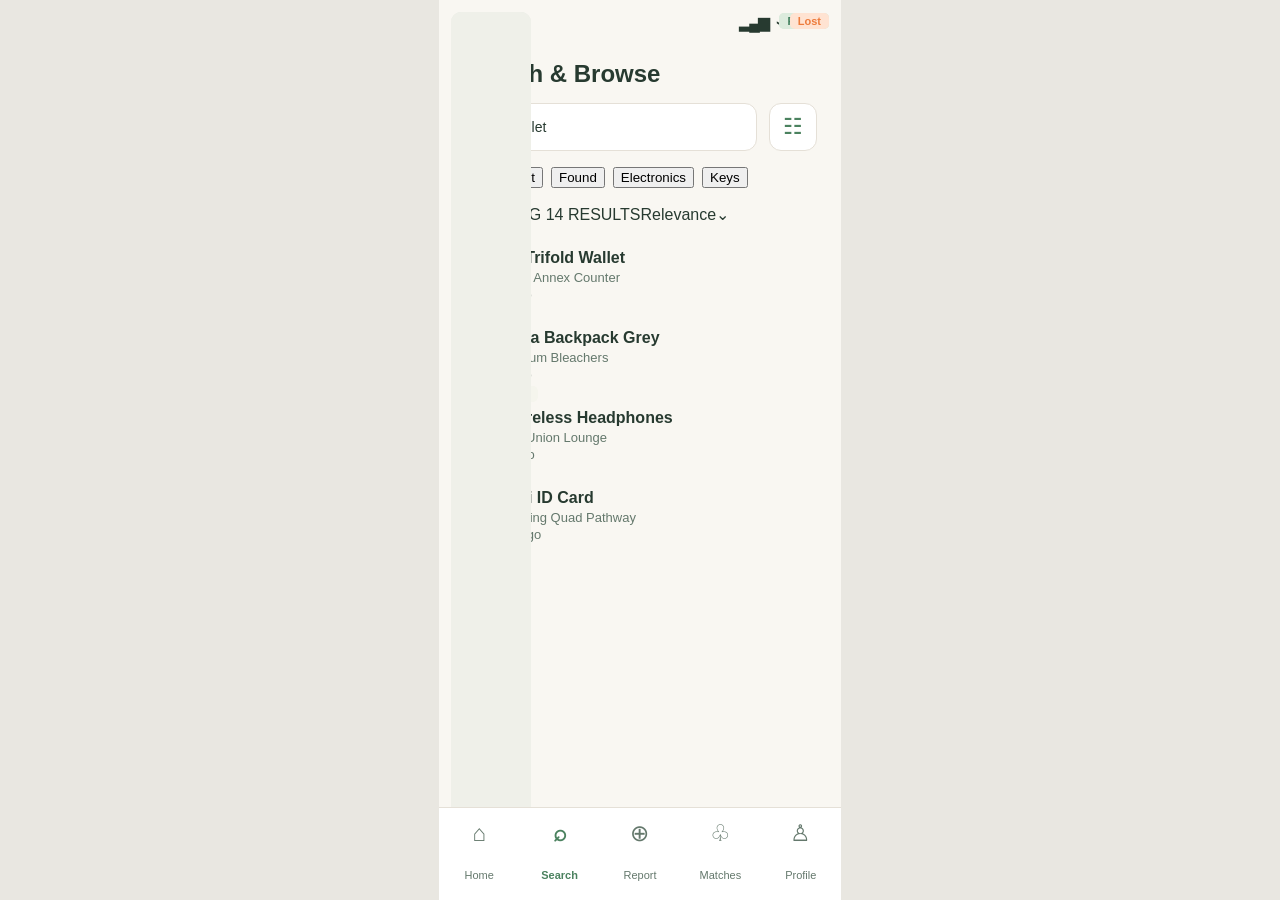
<file: page-5.html>
<!DOCTYPE html>
<html lang="en">
<head>
  <meta charset="UTF-8" />
  <meta name="viewport" content="width=device-width, initial-scale=1.0" />
  <title>Search & Browse</title>
  <style>
    :root {
      --page: #f9f7f2;
      --surface: #ffffff;
      --ink: #273a30;
      --muted: #64786c;
      --border: #e5e0d7;
      --green: #4b825f;
      --tag: #f5f5ed;
      --found-bg: #dcebdd;
      --found: #3f7d5c;
      --lost-bg: #ffe3d2;
      --lost: #ed7c3d;
    }

    * { box-sizing: border-box; }

    body {
      min-height: 100vh;
      margin: 0;
      background: #e9e7e1;
      color: var(--ink);
      font-family: Arial, Helvetica, sans-serif;
    }

    .phone {
      position: relative;
      min-height: 100vh;
      max-width: 402px;
      margin: auto;
      padding: 14px 24px 106px;
      background: var(--page);
    }

    .status-bar {
      display: flex;
      align-items: center;
      justify-content: space-between;
      font-size: 14px;
      font-weight: 700;
    }

    .status-icons { display: flex; align-items: center; gap: 8px; }
    .signal { letter-spacing: -2px; font-size: 15px; }

    .battery {
      position: relative;
      width: 25px;
      height: 12px;
      border: 1.5px solid var(--ink);
      border-radius: 4px;
    }

    .battery::before { content: ""; position: absolute; inset: 2px; border-radius: 2px; background: var(--ink); }
    .battery::after { content: ""; position: absolute; right: -4px; top: 3px; width: 2px; height: 4px; background: var(--ink); }

    h1 { margin: 27px 0 15px; font-size: 24px; line-height: 29px; }

    .search-row { display: flex; gap: 12px; }

    .search-box {
      display: flex;
      flex: 1;
      align-items: center;
      gap: 11px;
      height: 48px;
      padding: 0 16px;
      border: 1px solid var(--border);
      border-radius: 12px;
      background: var(--surface);
    }

    .search-icon { color: var(--muted); font-size: 25px; line-height: 1; }
    .search-box input { width: 100%; border: 0; outline: 0; color: var(--ink); font: inherit; font-size: 14px; }

    .filter-button {
      display: grid;
      width: 48px;
      height: 48px;
      place-items: center;
      border: 1px solid var(--border);
      border-radius: 12px;
      background: var(--surface);
      color: var(--green);
      font-size: 22px;
      cursor: pointer;
    }

    .filters { display: flex; gap: 8px; margin: 16px 0 17px; overflow-x: auto; scrollbar-width: none; }
    .filters::-webkit-scrollbar { display: none; }

    .item-image {
      position: absolute;
      top: 12px;
      left: 12px;
      bottom: 12px;
      width: 80px;
      border-radius: 10px;
      background: #eff0e9;
    }

    .category, .status {
      display: inline-block;
      padding: 2px 8px;
      border-radius: 5px;
      font-size: 11px;
      font-weight: 700;
    }

    .category { background: var(--tag); color: var(--muted); }
    .status { position: absolute; top: 13px; right: 12px; }
    .status.found { background: var(--found-bg); color: var(--found); }
    .status.lost { background: var(--lost-bg); color: var(--lost); }

    h2 { margin: 6px 0 3px; font-size: 16px; line-height: 19px; }
    .meta { margin: 2px 0; color: var(--muted); font-size: 13px; }

    .bottom-nav {
      position: absolute;
      right: 0;
      bottom: 0;
      left: 0;
      display: flex;
      height: 93px;
      justify-content: space-around;
      padding-top: 13px;
      border-top: 1px solid var(--border);
      background: var(--surface);
    }

    .nav-item { display: grid; min-width: 48px; justify-items: center; gap: 4px; color: var(--muted); font-size: 11px; text-decoration: none; }
    .nav-icon { font-size: 23px; line-height: 24px; }
    .nav-item.active { color: var(--green); font-weight: 700; }
  </style>
</head>
<body>
  <main class="phone">
    <div class="status-bar">
      <span>9:41</span>
      <div class="status-icons"><span class="signal">▂▄▆</span><span>⌁</span><span class="battery"></span></div>
    </div>

    <h1>Search &amp; Browse</h1>

    <div class="search-row">
      <label class="search-box">
        <span class="search-icon">⌕</span>
        <input type="search" value="Wallet" aria-label="Search items" />
      </label>
      <button class="filter-button" type="button" aria-label="Open filters">☷</button>
    </div>

    <div class="filters" aria-label="Categories">
      <button class="filter-chip active">All</button>
      <button class="filter-chip">Lost</button>
      <button class="filter-chip">Found</button>
      <button class="filter-chip">Electronics</button>
      <button class="filter-chip">Keys</button>
    </div>

    <div class="results-heading"><span>SHOWING 14 RESULTS</span><span class="sort">Relevance⌄</span></div>

    <section class="results" aria-label="Search results">
      <article class="result-card">
        <div class="item-image" aria-hidden="true"></div>
        <span class="category">Wallet</span><span class="status found">Found</span>
        <h2>Leather Trifold Wallet</h2>
        <p class="meta">◉ Cafeteria Annex Counter</p>
        <p class="meta">◷ 2 hrs ago</p>
      </article>

      <article class="result-card">
        <div class="item-image" aria-hidden="true"></div>
        <span class="category">Bag</span><span class="status lost">Lost</span>
        <h2>Patagonia Backpack Grey</h2>
        <p class="meta">◉ Gymnasium Bleachers</p>
        <p class="meta">◷ 4 hrs ago</p>
      </article>

      <article class="result-card">
        <div class="item-image" aria-hidden="true"></div>
        <span class="category">Electronics</span><span class="status found">Found</span>
        <h2>Sony Wireless Headphones</h2>
        <p class="meta">◉ Student Union Lounge</p>
        <p class="meta">◷ 1 day ago</p>
      </article>

      <article class="result-card">
        <div class="item-image" aria-hidden="true"></div>
        <span class="category">ID Card</span><span class="status lost">Lost</span>
        <h2>State Uni ID Card</h2>
        <p class="meta">◉ Engineering Quad Pathway</p>
        <p class="meta">◷ 2 days ago</p>
      </article>
    </section>

    <nav class="bottom-nav" aria-label="Main navigation">
      <a class="nav-item" href="#"><span class="nav-icon">⌂</span><span>Home</span></a>
      <a class="nav-item active" href="#"><span class="nav-icon">⌕</span><span>Search</span></a>
      <a class="nav-item" href="#"><span class="nav-icon">⊕</span><span>Report</span></a>
      <a class="nav-item" href="#"><span class="nav-icon">♧</span><span>Matches</span></a>
      <a class="nav-item" href="#"><span class="nav-icon">♙</span><span>Profile</span></a>
    </nav>
  </main>
</body>
</html>
</file>
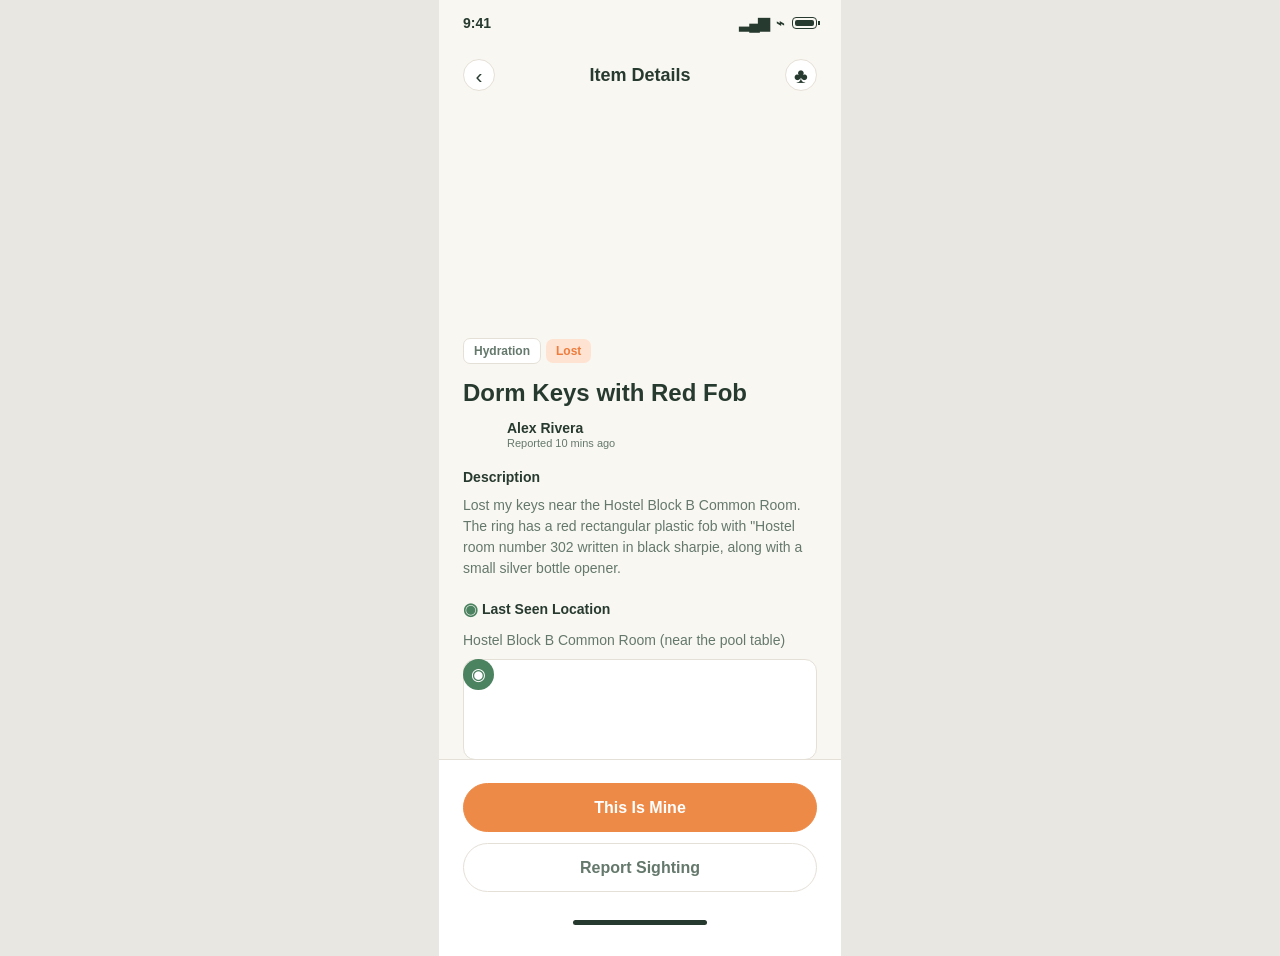
<file: page-6.html>
<!DOCTYPE html>
<html lang="en">
<head>
  <meta charset="UTF-8" />
  <meta name="viewport" content="width=device-width, initial-scale=1.0" />
  <title>Item Details</title>
  <style>
    :root {
      --page: #f9f7f2;
      --surface: #ffffff;
      --ink: #273a30;
      --muted: #64786c;
      --border: #e5e0d7;
      --green: #4b825f;
      --orange: #ee8a47;
      --lost-bg: #ffe3d2;
      --lost: #ed7c3d;
    }

    * { box-sizing: border-box; }

    body {
      min-height: 100vh;
      margin: 0;
      background: #e9e7e1;
      color: var(--ink);
      font-family: Arial, Helvetica, sans-serif;
    }

    .phone {
      position: relative;
      min-height: 100vh;
      max-width: 402px;
      margin: auto;
      padding: 14px 24px 196px;
      background: var(--page);
    }

    .status-bar {
      display: flex;
      align-items: center;
      justify-content: space-between;
      font-size: 14px;
      font-weight: 700;
    }

    .status-icons { display: flex; align-items: center; gap: 8px; }
    .signal { letter-spacing: -2px; font-size: 15px; }
    .battery { position: relative; width: 25px; height: 12px; border: 1.5px solid var(--ink); border-radius: 4px; }
    .battery::before { content: ""; position: absolute; inset: 2px; border-radius: 2px; background: var(--ink); }
    .battery::after { content: ""; position: absolute; right: -4px; top: 3px; width: 2px; height: 4px; background: var(--ink); }

    .top-bar {
      display: flex;
      align-items: center;
      justify-content: space-between;
      margin-top: 27px;
    }

    .top-bar h1 { margin: 0; font-size: 18px; }

    .round-button {
      display: grid;
      width: 32px;
      height: 32px;
      place-items: center;
      border: 1px solid var(--border);
      border-radius: 50%;
      background: var(--surface);
      color: var(--ink);
      font-size: 21px;
      line-height: 1;
      cursor: pointer;
    }

    .image-space { height: 247px; }

    .pill { display: inline-block; padding: 5px 10px; border-radius: 7px; font-size: 12px; font-weight: 700; }
    .category { background: var(--surface); color: var(--muted); border: 1px solid var(--border); }
    .lost { margin-left: 5px; background: var(--lost-bg); color: var(--lost); }

    h2 { margin: 14px 0 13px; font-size: 24px; line-height: 29px; }

    .reporter { display: grid; gap: 1px; margin: 0 0 20px 44px; font-size: 13px; }
    .reporter strong { font-size: 14px; }
    .reporter span { color: var(--muted); font-size: 11px; }

    h3 { margin: 0 0 10px; font-size: 14px; }
    .description { margin: 0 0 20px; color: var(--muted); font-size: 14px; line-height: 21px; }
    .location-label { margin-bottom: 12px; }
    .pin { color: var(--green); font-size: 17px; vertical-align: -1px; }
    .location { margin: 0 0 11px; color: var(--muted); font-size: 14px; }

    .map-placeholder {
      position: relative;
      height: 101px;
      border: 1px solid var(--border);
      border-radius: 12px;
      background: var(--surface);
    }

    .map-pin {
      position: absolute;
      top: 0;
      left: 0;
      display: grid;
      width: 31px;
      height: 31px;
      place-items: center;
      transform: translate(-1px, -1px);
      border-radius: 50%;
      background: var(--green);
      color: white;
      font-size: 17px;
    }

    .actions {
      position: absolute;
      right: 0;
      bottom: 0;
      left: 0;
      height: 197px;
      padding: 23px 24px 0;
      border-top: 1px solid var(--border);
      background: var(--surface);
    }

    .action-button {
      width: 100%;
      height: 49px;
      margin-bottom: 11px;
      border: 1px solid var(--border);
      border-radius: 25px;
      background: var(--surface);
      color: var(--muted);
      font: inherit;
      font-size: 16px;
      font-weight: 700;
      cursor: pointer;
    }

    .action-button.primary { border-color: var(--orange); background: var(--orange); color: white; }

    .home-indicator { width: 134px; height: 5px; margin: 17px auto 0; border-radius: 5px; background: var(--ink); }
  </style>
</head>
<body>
  <main class="phone">
    <div class="status-bar">
      <span>9:41</span>
      <div class="status-icons"><span class="signal">▂▄▆</span><span>⌁</span><span class="battery"></span></div>
    </div>

    <header class="top-bar">
      <button class="round-button" type="button" aria-label="Go back">‹</button>
      <h1>Item Details</h1>
      <button class="round-button" type="button" aria-label="Share item">♣</button>
    </header>

    <div class="image-space" aria-label="Item photo area"></div>

    <section>
      <span class="pill category">Hydration</span><span class="pill lost">Lost</span>
      <h2>Dorm Keys with Red Fob</h2>
      <p class="reporter"><strong>Alex Rivera</strong><span>Reported 10 mins ago</span></p>

      <h3>Description</h3>
      <p class="description">Lost my keys near the Hostel Block B Common Room. The ring has a red rectangular plastic fob with "Hostel room number 302 written in black sharpie, along with a small silver bottle opener.</p>

      <h3 class="location-label"><span class="pin">◉</span> Last Seen Location</h3>
      <p class="location">Hostel Block B Common Room (near the pool table)</p>
      <div class="map-placeholder"><span class="map-pin">◉</span></div>
    </section>

    <footer class="actions">
      <button class="action-button primary" type="button">This Is Mine</button>
      <button class="action-button" type="button">Report Sighting</button>
      <div class="home-indicator"></div>
    </footer>
  </main>
</body>
</html>
</file>
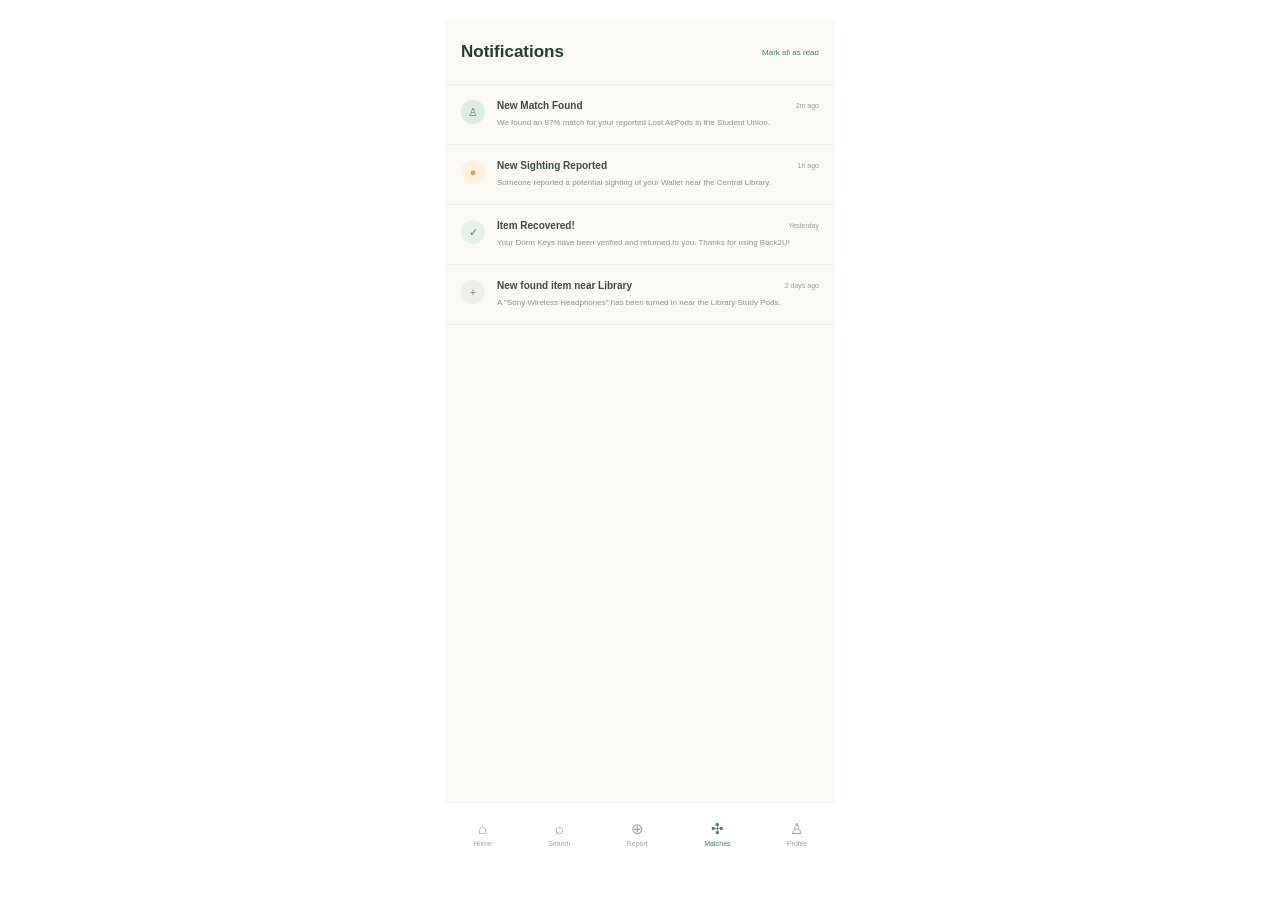
<file: page-8.html>
<!DOCTYPE html>
<html lang="en">
<head>
    <meta charset="UTF-8">
    <meta name="viewport" content="width=device-width, initial-scale=1.0">

    <title>Notifications</title>

    <style>
        * {
            box-sizing: border-box;
            margin: 0;
            padding: 0;
        }

        body {
            font-family: Arial, Helvetica, sans-serif;
            background: #ffffff;
            color: #26332d;
        }

        /* ================= PHONE SCREEN ================= */

        .phone {
            width: 390px;
            min-height: 844px;
            margin: 20px auto;
            background: #faf9f4;
            position: relative;
            padding-bottom: 72px;
        }


        /* ================= HEADER ================= */

        .notification-header {
            height: 64px;
            padding: 20px 16px;

            display: flex;
            justify-content: space-between;
            align-items: center;

            background: #faf9f4;
        }

        .notification-header h1 {
            font-size: 17px;
            font-weight: 700;
            color: #263b31;
        }

        .notification-header button {
            border: none;
            background: transparent;

            color: #4d8063;
            font-size: 8px;
            font-weight: 500;

            cursor: pointer;
        }


        /* ================= NOTIFICATIONS LIST ================= */

        .notifications {
            border-top: 1px solid #efefeb;
        }


        /* ================= SINGLE NOTIFICATION ================= */

        .notification {
            display: flex;
            gap: 12px;

            padding: 15px 16px;

            border-bottom: 1px solid #eeeeea;

            background: #faf9f4;
        }


        /* ================= ICON ================= */

        .icon {
            flex: 0 0 24px;

            width: 24px;
            height: 24px;

            border-radius: 50%;

            display: flex;
            align-items: center;
            justify-content: center;

            font-size: 11px;
        }


        .green-icon {
            background: #dcece1;
            color: #4d8063;
        }


        .orange-icon {
            background: #fff0e0;
            color: #e8954f;
        }


        .check-icon {
            background: #e7f0e9;
            color: #4d8063;
        }


        .neutral-icon {
            background: #eeeeea;
            color: #78827c;
        }


        /* ================= NOTIFICATION CONTENT ================= */

        .notification-content {
            flex: 1;
            min-width: 0;
        }


        .notification-title {
            display: flex;
            justify-content: space-between;
            align-items: center;

            gap: 10px;

            margin-bottom: 6px;
        }


        .notification-title strong {
            font-size: 10px;
            font-weight: 600;
            color: #3d4b43;
        }


        .notification-title span {
            flex-shrink: 0;

            font-size: 7px;
            color: #9a9f9b;
        }


        .notification-content p {
            font-size: 8px;
            line-height: 1.5;

            color: #8b938e;
        }


        /* ================= BOTTOM NAVIGATION ================= */

        .bottom-nav {
            position: absolute;

            bottom: 0;
            left: 0;

            width: 100%;
            height: 62px;

            background: #ffffff;

            border-top: 1px solid #eeeeeb;

            display: flex;
            justify-content: space-around;
            align-items: center;
        }


        .bottom-nav a {
            text-decoration: none;

            color: #9aa19d;

            text-align: center;
        }


        .bottom-nav span {
            display: block;

            font-size: 15px;
            line-height: 15px;
        }


        .bottom-nav small {
            display: block;

            font-size: 7px;

            margin-top: 4px;
        }


        /* Active navigation item */

        .bottom-nav .selected {
            color: #4d8063;
        }

    </style>
</head>


<body>

    <div class="phone">


        <!-- ================= HEADER ================= -->

        <header class="notification-header">

            <h1>
                Notifications
            </h1>

            <button>
                Mark all as read
            </button>

        </header>


        <!-- ================= NOTIFICATIONS ================= -->

        <main class="notifications">


            <!-- Notification 1 -->

            <div class="notification">

                <div class="icon green-icon">
                    ♙
                </div>


                <div class="notification-content">

                    <div class="notification-title">

                        <strong>
                            New Match Found
                        </strong>

                        <span>
                            2m ago
                        </span>

                    </div>


                    <p>
                        We found an 87% match for your reported
                        Lost AirPods in the Student Union.
                    </p>

                </div>

            </div>


            <!-- Notification 2 -->

            <div class="notification">

                <div class="icon orange-icon">
                    ●
                </div>


                <div class="notification-content">

                    <div class="notification-title">

                        <strong>
                            New Sighting Reported
                        </strong>

                        <span>
                            1h ago
                        </span>

                    </div>


                    <p>
                        Someone reported a potential sighting
                        of your Wallet near the Central Library.
                    </p>

                </div>

            </div>


            <!-- Notification 3 -->

            <div class="notification">

                <div class="icon check-icon">
                    ✓
                </div>


                <div class="notification-content">

                    <div class="notification-title">

                        <strong>
                            Item Recovered!
                        </strong>

                        <span>
                            Yesterday
                        </span>

                    </div>


                    <p>
                        Your Dorm Keys have been verified and
                        returned to you. Thanks for using Back2U!
                    </p>

                </div>

            </div>


            <!-- Notification 4 -->

            <div class="notification">

                <div class="icon neutral-icon">
                    +
                </div>


                <div class="notification-content">

                    <div class="notification-title">

                        <strong>
                            New found item near Library
                        </strong>

                        <span>
                            2 days ago
                        </span>

                    </div>


                    <p>
                        A "Sony Wireless Headphones" has been
                        turned in near the Library Study Pods.
                    </p>

                </div>

            </div>


        </main>


        <!-- ================= BOTTOM NAVIGATION ================= -->

        <nav class="bottom-nav">


            <a href="#">
                <span>⌂</span>
                <small>Home</small>
            </a>


            <a href="#">
                <span>⌕</span>
                <small>Search</small>
            </a>


            <a href="#">
                <span>⊕</span>
                <small>Report</small>
            </a>


            <a href="#" class="selected">
                <span>✣</span>
                <small>Matches</small>
            </a>


            <a href="#">
                <span>♙</span>
                <small>Profile</small>
            </a>


        </nav>


    </div>

</body>
</html>
</file>
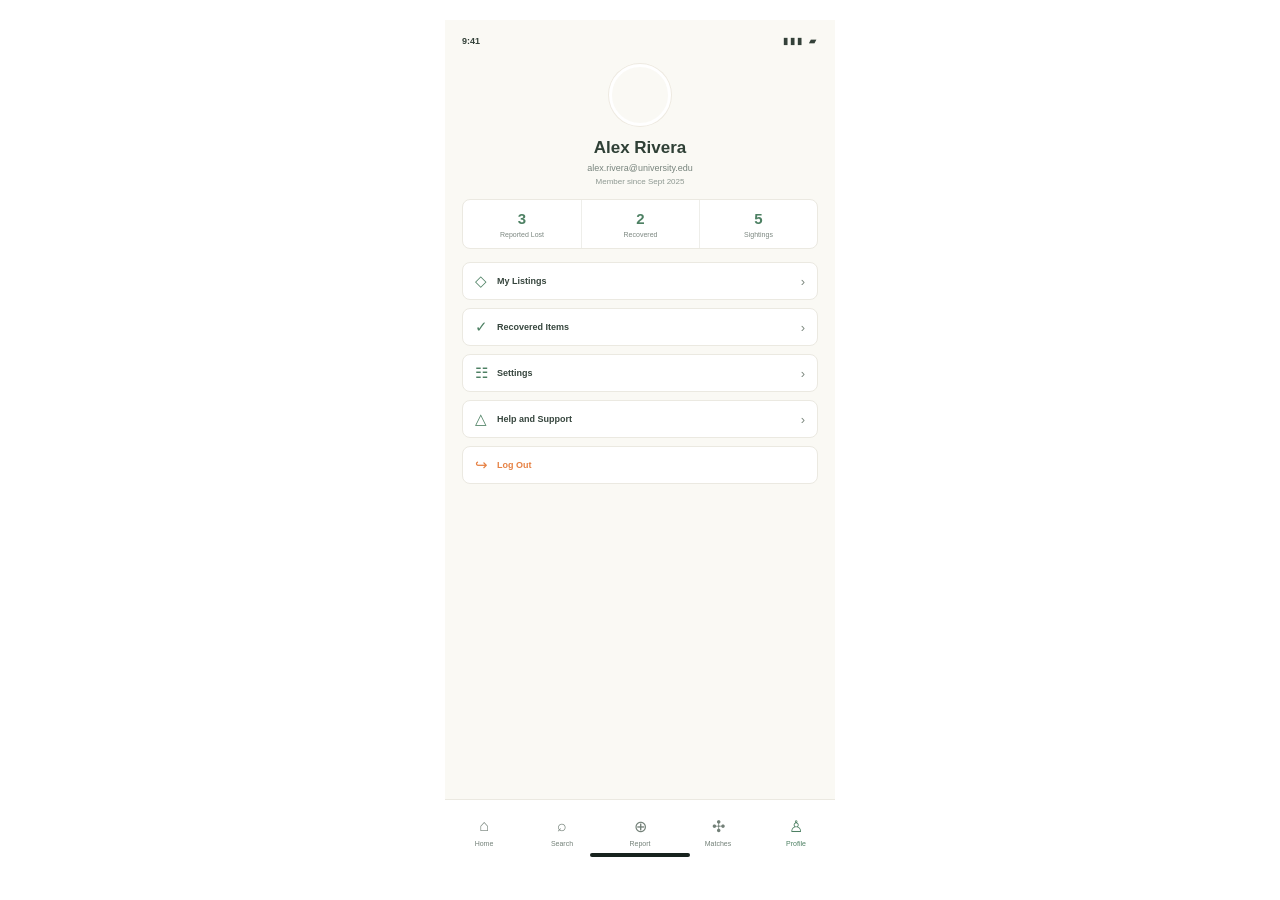
<file: page-9.html>
<!DOCTYPE html>
<html lang="en">
<head>
    <meta charset="UTF-8">
    <meta name="viewport" content="width=device-width, initial-scale=1.0">
    <title>Profile</title>

    <style>
        * {
            box-sizing: border-box;
            margin: 0;
            padding: 0;
        }

        body {
            font-family: Arial, Helvetica, sans-serif;
            background: #ffffff;
            color: #26372e;
        }

        .phone {
            width: 390px;
            height: 844px;
            margin: 20px auto;
            background: #faf9f4;
            position: relative;
            overflow: hidden;
        }

        /* STATUS BAR */

        .status-bar {
            height: 32px;
            padding: 10px 17px 0;
            display: flex;
            justify-content: space-between;
            align-items: center;
            font-size: 9px;
            font-weight: 600;
            color: #344139;
        }

        .status-icons {
            font-size: 9px;
            letter-spacing: 2px;
        }

        /* PROFILE */

        .profile {
            text-align: center;
            padding: 12px 16px 0;
        }

        .avatar {
            width: 62px;
            height: 62px;
            margin: 0 auto 12px;

            border-radius: 50%;
            background: #faf9f4;
            border: 3px solid white;
            box-shadow: 0 0 0 1px #eeeae1;
        }

        .profile h1 {
            font-size: 17px;
            color: #2f4036;
            margin-bottom: 5px;
        }

        .email {
            font-size: 9px;
            color: #78847d;
            margin-bottom: 4px;
        }

        .member {
            font-size: 8px;
            color: #8d9891;
        }

        /* STATISTICS */

        .stats {
            display: grid;
            grid-template-columns: repeat(3, 1fr);

            margin: 13px 17px;

            background: #ffffff;
            border: 1px solid #ebe9e1;
            border-radius: 8px;
        }

        .stat {
            height: 48px;

            display: flex;
            flex-direction: column;
            justify-content: center;
            align-items: center;
        }

        .stat + .stat {
            border-left: 1px solid #eeeeea;
        }

        .stat strong {
            font-size: 15px;
            color: #4d8063;
            margin-bottom: 4px;
        }

        .stat span {
            font-size: 7px;
            color: #7c8780;
        }

        /* MENU */

        .menu {
            margin: 0 17px;
        }

        .menu-item {
            height: 38px;

            display: flex;
            align-items: center;

            background: #ffffff;
            border: 1px solid #ebe9e1;
            border-radius: 8px;

            margin-bottom: 8px;

            padding: 0 12px;

            text-decoration: none;
            color: #36453d;
        }

        .menu-icon {
            width: 22px;
            color: #4d8063;
            font-size: 15px;
        }

        .menu-text {
            font-size: 9px;
            font-weight: 600;
        }

        .arrow {
            margin-left: auto;
            color: #7c887f;
            font-size: 13px;
        }

        .logout {
            color: #e68143;
        }

        .logout .menu-icon {
            color: #e68143;
        }

        /* BOTTOM NAVIGATION */

        .bottom-nav {
            position: absolute;
            bottom: 0;
            left: 0;

            width: 100%;
            height: 65px;

            display: flex;
            justify-content: space-around;
            align-items: center;

            background: #ffffff;
            border-top: 1px solid #ebe9e1;
        }

        .nav-item {
            text-decoration: none;
            text-align: center;
            color: #738078;
            width: 20%;
        }

        .nav-icon {
            display: block;
            font-size: 16px;
            height: 20px;
        }

        .nav-label {
            display: block;
            font-size: 7px;
            margin-top: 3px;
        }

        .nav-item.active {
            color: #4d8063;
        }

        /* HOME INDICATOR */

        .home-indicator {
            position: absolute;
            bottom: 7px;
            left: 50%;
            transform: translateX(-50%);

            width: 100px;
            height: 4px;

            background: #18231e;
            border-radius: 5px;
        }
    </style>
</head>

<body>

<div class="phone">

    <!-- STATUS BAR -->

    <div class="status-bar">
        <span>9:41</span>

        <span class="status-icons">
            ▮▮▮  ▰
        </span>
    </div>


    <!-- PROFILE -->

    <section class="profile">

        <div class="avatar"></div>

        <h1>Alex Rivera</h1>

        <p class="email">
            alex.rivera@university.edu
        </p>

        <p class="member">
            Member since Sept 2025
        </p>

    </section>


    <!-- STATISTICS -->

    <section class="stats">

        <div class="stat">
            <strong>3</strong>
            <span>Reported Lost</span>
        </div>

        <div class="stat">
            <strong>2</strong>
            <span>Recovered</span>
        </div>

        <div class="stat">
            <strong>5</strong>
            <span>Sightings</span>
        </div>

    </section>


    <!-- MENU -->

    <section class="menu">

        <a href="#" class="menu-item">
            <span class="menu-icon">◇</span>
            <span class="menu-text">My Listings</span>
            <span class="arrow">›</span>
        </a>


        <a href="#" class="menu-item">
            <span class="menu-icon">✓</span>
            <span class="menu-text">Recovered Items</span>
            <span class="arrow">›</span>
        </a>


        <a href="#" class="menu-item">
            <span class="menu-icon">☷</span>
            <span class="menu-text">Settings</span>
            <span class="arrow">›</span>
        </a>


        <a href="#" class="menu-item">
            <span class="menu-icon">△</span>
            <span class="menu-text">Help and Support</span>
            <span class="arrow">›</span>
        </a>


        <a href="#" class="menu-item logout">
            <span class="menu-icon">↪</span>
            <span class="menu-text">Log Out</span>
        </a>

    </section>


    <!-- BOTTOM NAVIGATION -->

    <nav class="bottom-nav">

        <a href="#" class="nav-item">
            <span class="nav-icon">⌂</span>
            <span class="nav-label">Home</span>
        </a>

        <a href="#" class="nav-item">
            <span class="nav-icon">⌕</span>
            <span class="nav-label">Search</span>
        </a>

        <a href="#" class="nav-item">
            <span class="nav-icon">⊕</span>
            <span class="nav-label">Report</span>
        </a>

        <a href="#" class="nav-item">
            <span class="nav-icon">✣</span>
            <span class="nav-label">Matches</span>
        </a>

        <a href="#" class="nav-item active">
            <span class="nav-icon">♙</span>
            <span class="nav-label">Profile</span>
        </a>

    </nav>


    <div class="home-indicator"></div>

</div>

</body>
</html>
</file>
<file: a.css>
@import url('https://fonts.googleapis.com/css2?family=Inter:wght@400;500;600;700&display=swap');

* {
    margin: 0;
    padding: 0;
    box-sizing: border-box;
}

body {
    min-height: 100vh;
    background: #000;
    font-family: "Inter", Arial, sans-serif;
    display: flex;
    justify-content: center;
    align-items: center;
}

.phone {
    width: 402px;
    height: 874px;
    background: #faf8f2;
    position: relative;
    overflow: hidden;
    color: #26352c;
}

/* =========================
   STATUS BAR
========================= */

.status-bar {
    position: absolute;
    top: 0;
    left: 0;
    width: 100%;
    height: 48px;
    display: flex;
    align-items: center;
    justify-content: space-between;
    padding: 0 24px;
}

.time {
    font-size: 14px;
    font-weight: 600;
    color: #26352c;
}

.status-icons {
    display: flex;
    align-items: center;
    gap: 8px;
}

.signal {
    height: 14px;
    display: flex;
    align-items: flex-end;
    gap: 2px;
}

.signal i {
    display: block;
    width: 3px;
    background: #26352c;
    border-radius: 2px;
}

.signal i:nth-child(1) {
    height: 5px;
}

.signal i:nth-child(2) {
    height: 8px;
}

.signal i:nth-child(3) {
    height: 11px;
}

.signal i:nth-child(4) {
    height: 14px;
}

.wifi {
    width: 19px;
    height: 16px;
    display: flex;
    align-items: center;
}

.wifi svg {
    width: 19px;
    height: 16px;
    fill: none;
    stroke: #26352c;
    stroke-width: 1.8;
    stroke-linecap: round;
}

.battery {
    width: 26px;
    height: 13px;
    border: 1.5px solid #26352c;
    border-radius: 4px;
    position: relative;
    padding: 2px;
}

.battery::after {
    content: "";
    position: absolute;
    right: -3px;
    top: 3px;
    width: 2px;
    height: 5px;
    background: #26352c;
    border-radius: 1px;
}

.battery span {
    display: block;
    width: 100%;
    height: 100%;
    background: #26352c;
    border-radius: 2px;
}

/* =========================
   HOME INDICATOR
========================= */

.home-indicator {
    position: absolute;
    width: 134px;
    height: 5px;
    background: #26352c;
    border-radius: 10px;
    bottom: 31px;
    left: 50%;
    transform: translateX(-50%);
}

/* =========================
   SPLASH SCREEN
========================= */

.splash-logo {
    position: absolute;
    top: 104px;
    left: 0;
    width: 100%;
    text-align: center;
}

.logo-icon {
    width: 64px;
    height: 64px;
    margin: 0 auto 10px;
    border-radius: 16px;
    background: #477a5b;
    display: flex;
    justify-content: center;
    align-items: center;
}

.logo-icon span {
    width: 29px;
    height: 29px;
    border: 2px solid white;
    border-radius: 50%;
    color: white;
    font-size: 24px;
    font-weight: 400;
    line-height: 24px;
    display: flex;
    align-items: center;
    justify-content: center;
    padding-bottom: 3px;
}

.splash-logo h1 {
    font-size: 34px;
    line-height: 38px;
    font-weight: 700;
    letter-spacing: -1.5px;
    color: #477a5b;
}

.splash-logo h1 b {
    color: #ed7b3d;
    font-weight: 700;
}

.splash-logo p {
    margin-top: 3px;
    font-size: 15px;
    line-height: 22px;
    color: #607367;
    font-weight: 400;
}

.splash-content {
    position: absolute;
    top: 608px;
    left: 0;
    width: 100%;
    text-align: center;
}

.splash-content h2 {
    font-size: 20px;
    line-height: 25px;
    font-weight: 700;
    letter-spacing: -0.4px;
    color: #26352c;
}

.splash-content p {
    margin-top: 5px;
    font-size: 14px;
    line-height: 18px;
    color: #607367;
    font-weight: 400;
}

.get-started {
    position: absolute;
    left: 24px;
    bottom: 69px;
    width: 354px;
    height: 48px;
    border: none;
    border-radius: 28px;
    background: #477a5b;
    color: white;
    font-family: inherit;
    font-size: 16px;
    font-weight: 600;
    cursor: pointer;
}

/* =========================
   SIGN UP SCREEN
========================= */

.signup-content {
    position: absolute;
    top: 127px;
    left: 24px;
    width: 354px;
}

.signup-content h1 {
    font-size: 28px;
    line-height: 34px;
    font-weight: 700;
    letter-spacing: -0.8px;
    color: #26352c;
}

.subtitle {
    margin-top: 2px;
    font-size: 14px;
    line-height: 20px;
    color: #607367;
    white-space: nowrap;
}

.signup-content label {
    display: block;
    margin-top: 26px;
    margin-bottom: 7px;
    font-size: 13px;
    line-height: 17px;
    font-weight: 600;
    color: #26352c;
}

.input-box {
    width: 354px;
    height: 48px;
    border: 1px solid #eae6df;
    border-radius: 12px;
    background: #ffffff;
    display: flex;
    align-items: center;
    padding: 0 16px;
}

.input-box svg {
    width: 20px;
    height: 20px;
    flex-shrink: 0;
    fill: none;
    stroke: #607367;
    stroke-width: 1.8;
    stroke-linecap: round;
    stroke-linejoin: round;
}

.input-box input {
    width: 100%;
    height: 100%;
    border: none;
    outline: none;
    margin-left: 10px;
    background: transparent;
    color: #607367;
    font-family: inherit;
    font-size: 15px;
    font-weight: 400;
}

.terms {
    margin-top: 27px;
    width: 340px;
    font-size: 12px;
    line-height: 16px;
    color: #607367;
}

.terms strong {
    color: #477a5b;
    font-weight: 600;
}

.create-account {
    margin-top: 27px;
    width: 354px;
    height: 49px;
    border: none;
    border-radius: 28px;
    background: #477a5b;
    color: white;
    font-family: inherit;
    font-size: 16px;
    font-weight: 600;
}

.divider {
    width: 354px;
    display: flex;
    align-items: center;
    gap: 12px;
    margin-top: 16px;
}

.divider span {
    height: 1px;
    background: #e6e2db;
    flex: 1;
}

.divider p {
    color: #607367;
    font-size: 13px;
    white-space: nowrap;
}

.google-button {
    margin-top: 16px;
    width: 354px;
    height: 49px;
    border: 1px solid #e6e2db;
    border-radius: 28px;
    background: #ffffff;
    color: #26352c;
    font-family: inherit;
    font-size: 16px;
    font-weight: 600;
    display: flex;
    justify-content: center;
    align-items: center;
    gap: 9px;
}

.google-icon {
    font-size: 20px;
    line-height: 1;
    color: #26352c;
}

.login-text {
    position: absolute;
    top: 661px;
    left: 0;
    width: 354px;
    text-align: center;
    color: #607367;
    font-size: 14px;
    line-height: 20px;
}

.login-text strong {
    color: #477a5b;
    font-weight: 600;
}
</file>
